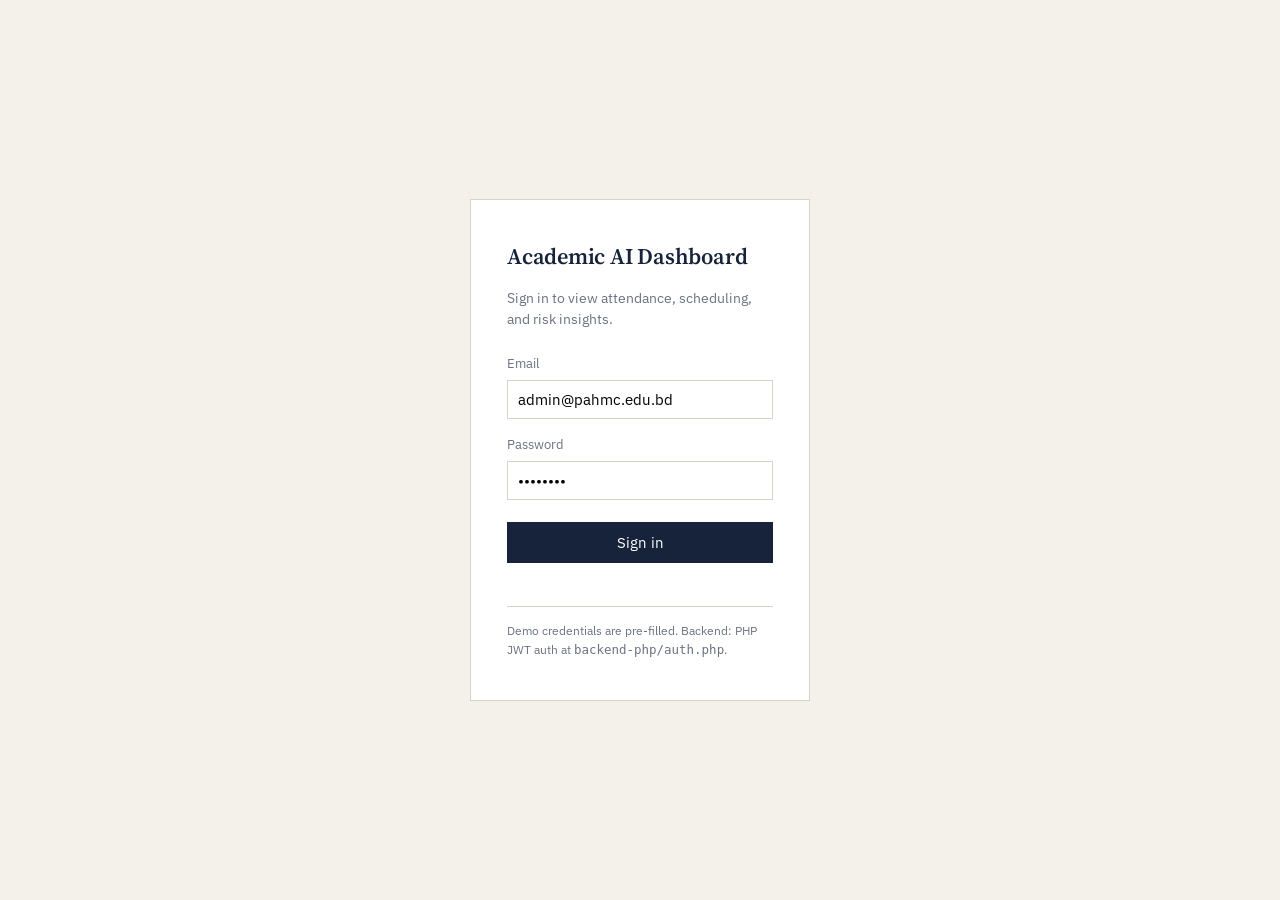
<file: frontend/index.html>
<!DOCTYPE html>
<html lang="en">
<head>
<meta charset="UTF-8">
<meta name="viewport" content="width=device-width, initial-scale=1.0">
<title>Academic AI Dashboard — Sign in</title>
<link rel="stylesheet" href="css/style.css">
</head>
<body>
<div class="login-wrap">
  <div class="login-card">
    <h1>Academic AI Dashboard</h1>
    <p class="sub">Sign in to view attendance, scheduling, and risk insights.</p>
    <form id="login-form">
      <div class="field">
        <label for="email">Email</label>
        <input type="email" id="email" required value="admin@pahmc.edu.bd">
      </div>
      <div class="field">
        <label for="password">Password</label>
        <input type="password" id="password" required value="admin123">
      </div>
      <button type="submit" class="primary">Sign in</button>
      <div class="form-error" id="form-error"></div>
    </form>
    <div class="demo-hint">
      Demo credentials are pre-filled. Backend: PHP JWT auth at
      <code>backend-php/auth.php</code>.
    </div>
  </div>
</div>
<script src="js/api.js"></script>
<script>
document.getElementById('login-form').addEventListener('submit', async (e) => {
  e.preventDefault();
  const errorEl = document.getElementById('form-error');
  errorEl.textContent = '';
  try {
    const { token, user } = await api.login(
      document.getElementById('email').value,
      document.getElementById('password').value
    );
    localStorage.setItem('aad_token', token);
    localStorage.setItem('aad_user', JSON.stringify(user));
    window.location.href = 'dashboard.html';
  } catch (err) {
    errorEl.textContent = err.message || 'Sign in failed. Check the API is running.';
  }
});
</script>
</body>
</html>
</file>
<file: frontend/css/style.css>
/* ==========================================================
   Academic AI Dashboard — visual system
   Subject: a medical college's academic office — clinical,
   legible, calm. Not a generic SaaS admin theme.

   Palette
   --ink:      #16233A  deep clinical navy (text, headers)
   --paper:    #F3F1EA  warm chart-paper background
   --line:     #D8D3C4  hairline rule / border
   --sage:     #3E6B5C  medical sage-green (primary accent)
   --amber:    #B8703B  clay amber (risk / attention accent)
   --panel:    #FFFFFF  card surface

   Type
   - Display/headers: "Source Serif 4" — academic, textbook feel
   - Body/data:        "IBM Plex Sans" — clean, legible at small sizes,
                        has real tabular figures for numeric tables
   ========================================================== */

@import url('https://fonts.googleapis.com/css2?family=Source+Serif+4:opsz,wght@8..60,400;8..60,600;8..60,700&family=IBM+Plex+Sans:wght@400;500;600&display=swap');

:root {
    --ink: #16233A;
    --paper: #F3F1EA;
    --line: #D8D3C4;
    --sage: #3E6B5C;
    --sage-light: #E4ECE8;
    --amber: #B8703B;
    --amber-light: #F5E7DB;
    --panel: #FFFFFF;
    --muted: #6B7280;
    font-size: 16px;
}

* { box-sizing: border-box; }

body {
    margin: 0;
    background: var(--paper);
    color: var(--ink);
    font-family: 'IBM Plex Sans', system-ui, sans-serif;
    line-height: 1.5;
}

h1, h2, h3 {
    font-family: 'Source Serif 4', Georgia, serif;
    font-weight: 600;
    margin: 0 0 0.4em;
    letter-spacing: -0.01em;
}

a { color: var(--sage); }

/* ---- Layout shell ---- */
.app-shell {
    display: grid;
    grid-template-columns: 220px 1fr;
    min-height: 100vh;
}

.sidebar {
    background: var(--ink);
    color: #E9E4D8;
    padding: 28px 20px;
    display: flex;
    flex-direction: column;
    gap: 28px;
}

.sidebar .brand {
    font-family: 'Source Serif 4', serif;
    font-size: 1.15rem;
    line-height: 1.3;
    color: #fff;
    border-bottom: 1px solid rgba(255,255,255,0.15);
    padding-bottom: 16px;
}

.sidebar .brand small {
    display: block;
    font-family: 'IBM Plex Sans', sans-serif;
    font-size: 0.72rem;
    color: #A9B3C4;
    margin-top: 4px;
}

.sidebar nav { display: flex; flex-direction: column; gap: 2px; }

.sidebar nav a {
    color: #C7CEDC;
    text-decoration: none;
    font-size: 0.92rem;
    padding: 9px 10px;
    border-radius: 4px;
    transition: background 0.15s ease;
}

.sidebar nav a:hover,
.sidebar nav a.active {
    background: rgba(255,255,255,0.08);
    color: #fff;
}

main {
    padding: 36px 44px;
    max-width: 1120px;
}

.page-header {
    display: flex;
    justify-content: space-between;
    align-items: baseline;
    margin-bottom: 28px;
    border-bottom: 1px solid var(--line);
    padding-bottom: 18px;
}

.page-header p {
    color: var(--muted);
    margin: 4px 0 0;
    font-size: 0.94rem;
}

/* ---- Stat row: varied treatment, not identical cards ---- */
.stat-row {
    display: grid;
    grid-template-columns: 1.3fr 1fr 1fr 1fr;
    gap: 1px;
    background: var(--line);
    border: 1px solid var(--line);
    margin-bottom: 32px;
}

.stat {
    background: var(--panel);
    padding: 20px 22px;
}

.stat.hero {
    background: var(--sage);
    color: #fff;
}

.stat .figure {
    font-family: 'Source Serif 4', serif;
    font-size: 2.1rem;
    font-variant-numeric: tabular-nums;
    line-height: 1;
}

.stat .label {
    font-size: 0.82rem;
    color: var(--muted);
    margin-top: 8px;
}

.stat.hero .label { color: #DCEAE3; }

/* ---- Panels ---- */
.panel {
    background: var(--panel);
    border: 1px solid var(--line);
    padding: 24px 26px;
    margin-bottom: 24px;
}

.panel-head {
    display: flex;
    justify-content: space-between;
    align-items: baseline;
    margin-bottom: 16px;
}

.panel-head h2 { font-size: 1.15rem; }
.panel-head .hint { font-size: 0.82rem; color: var(--muted); }

/* ---- Table ---- */
table { width: 100%; border-collapse: collapse; font-size: 0.9rem; }

th {
    text-align: left;
    font-weight: 500;
    color: var(--muted);
    border-bottom: 1px solid var(--line);
    padding: 8px 10px;
    font-size: 0.78rem;
}

td {
    padding: 10px 10px;
    border-bottom: 1px solid #EDEAE0;
    font-variant-numeric: tabular-nums;
}

tr:last-child td { border-bottom: none; }

.badge {
    display: inline-block;
    padding: 3px 10px;
    border-radius: 3px;
    font-size: 0.78rem;
}

.badge.low { background: var(--sage-light); color: var(--sage); }
.badge.medium { background: var(--amber-light); color: var(--amber); }
.badge.high { background: #F4DAD2; color: #A33D26; }
.badge.insufficient_data { background: #EEEEEE; color: var(--muted); }

/* ---- Login page ---- */
.login-wrap {
    min-height: 100vh;
    display: flex;
    align-items: center;
    justify-content: center;
    background: var(--paper);
}

.login-card {
    background: var(--panel);
    border: 1px solid var(--line);
    padding: 40px 36px;
    width: 340px;
}

.login-card h1 { font-size: 1.4rem; }
.login-card p.sub { color: var(--muted); font-size: 0.88rem; margin-bottom: 24px; }

.field { margin-bottom: 16px; }
.field label { display: block; font-size: 0.82rem; margin-bottom: 6px; color: var(--muted); }
.field input {
    width: 100%;
    padding: 9px 10px;
    border: 1px solid var(--line);
    background: #fff;
    font-family: inherit;
    font-size: 0.94rem;
}
.field input:focus { outline: 2px solid var(--sage); outline-offset: 1px; }

button.primary {
    width: 100%;
    background: var(--ink);
    color: #fff;
    border: none;
    padding: 11px;
    font-family: inherit;
    font-size: 0.92rem;
    cursor: pointer;
    margin-top: 6px;
}
button.primary:hover { background: var(--sage); }

.form-error {
    color: #A33D26;
    font-size: 0.84rem;
    margin-top: 10px;
    min-height: 1em;
}

.demo-hint {
    margin-top: 20px;
    font-size: 0.78rem;
    color: var(--muted);
    border-top: 1px solid var(--line);
    padding-top: 14px;
}

@media (max-width: 720px) {
    .app-shell { grid-template-columns: 1fr; }
    .sidebar { flex-direction: row; overflow-x: auto; }
    .stat-row { grid-template-columns: 1fr 1fr; }
    main { padding: 24px; }
}
</file>
